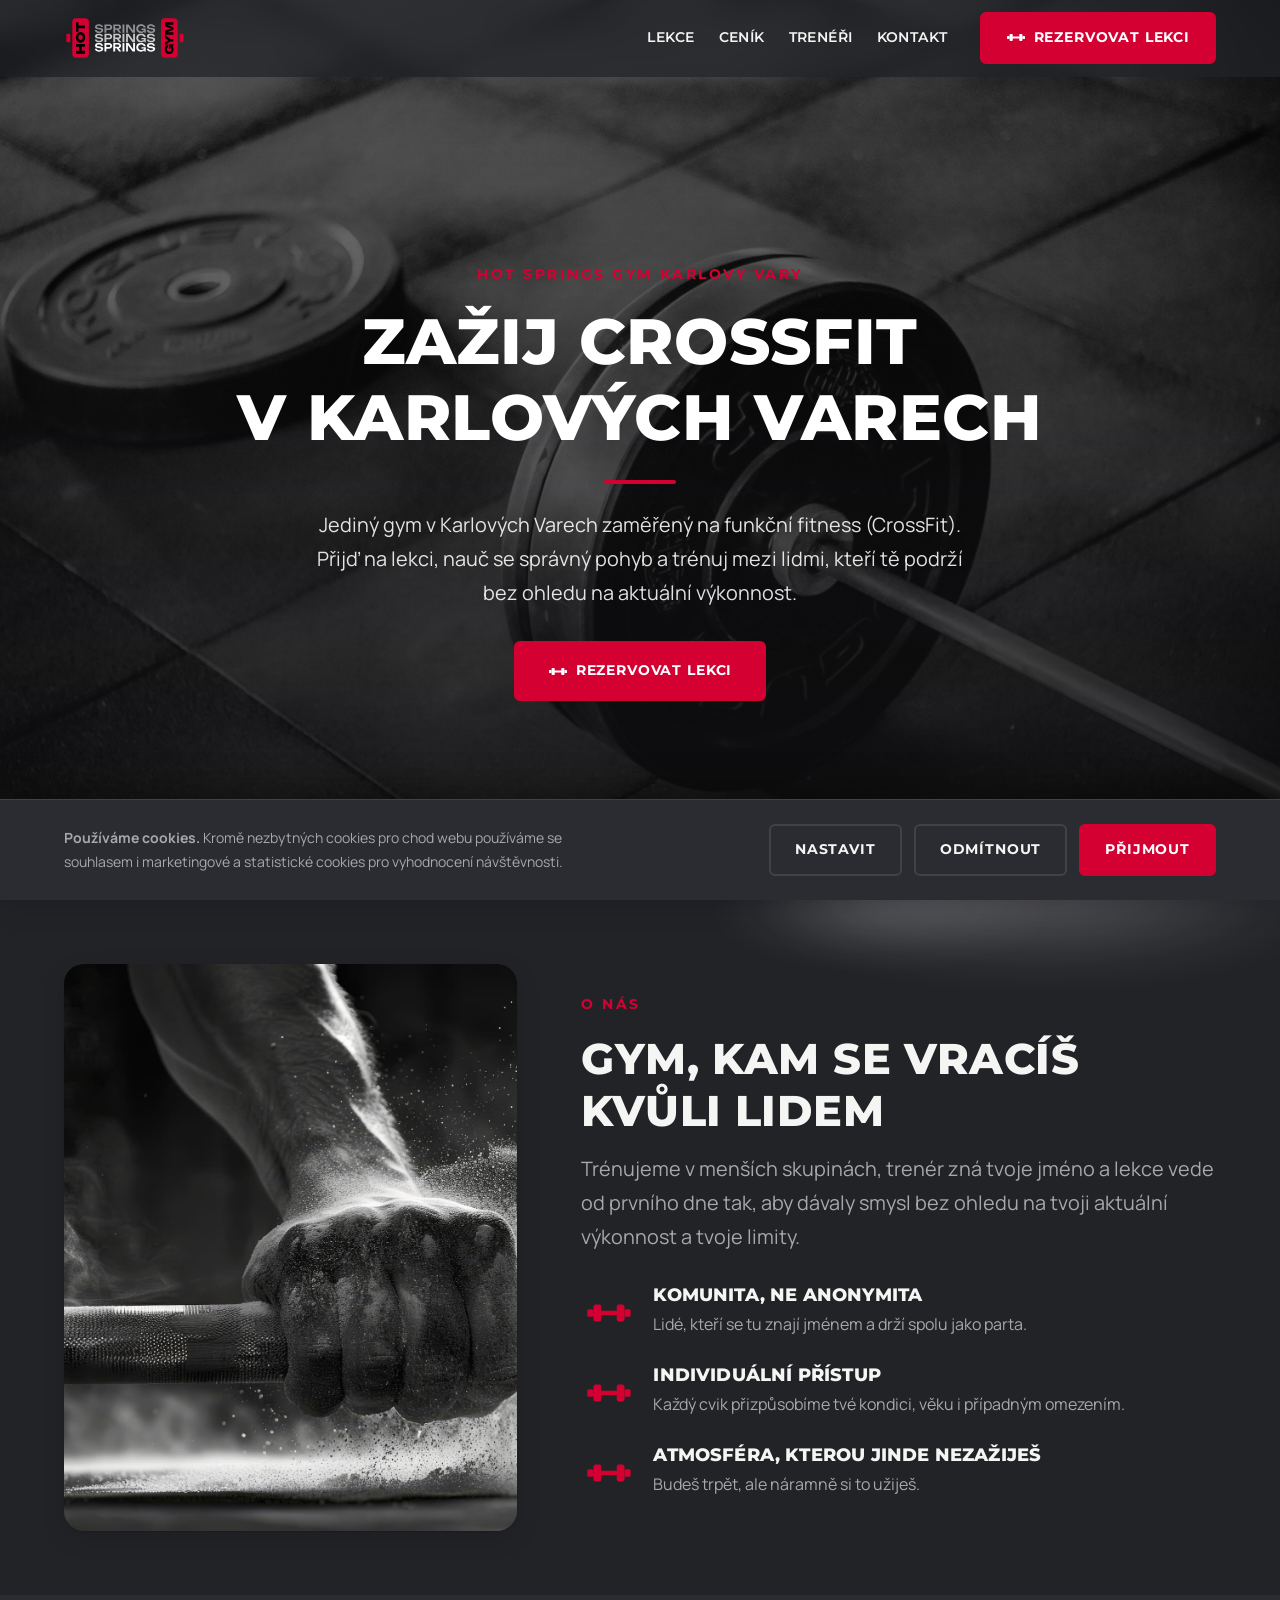
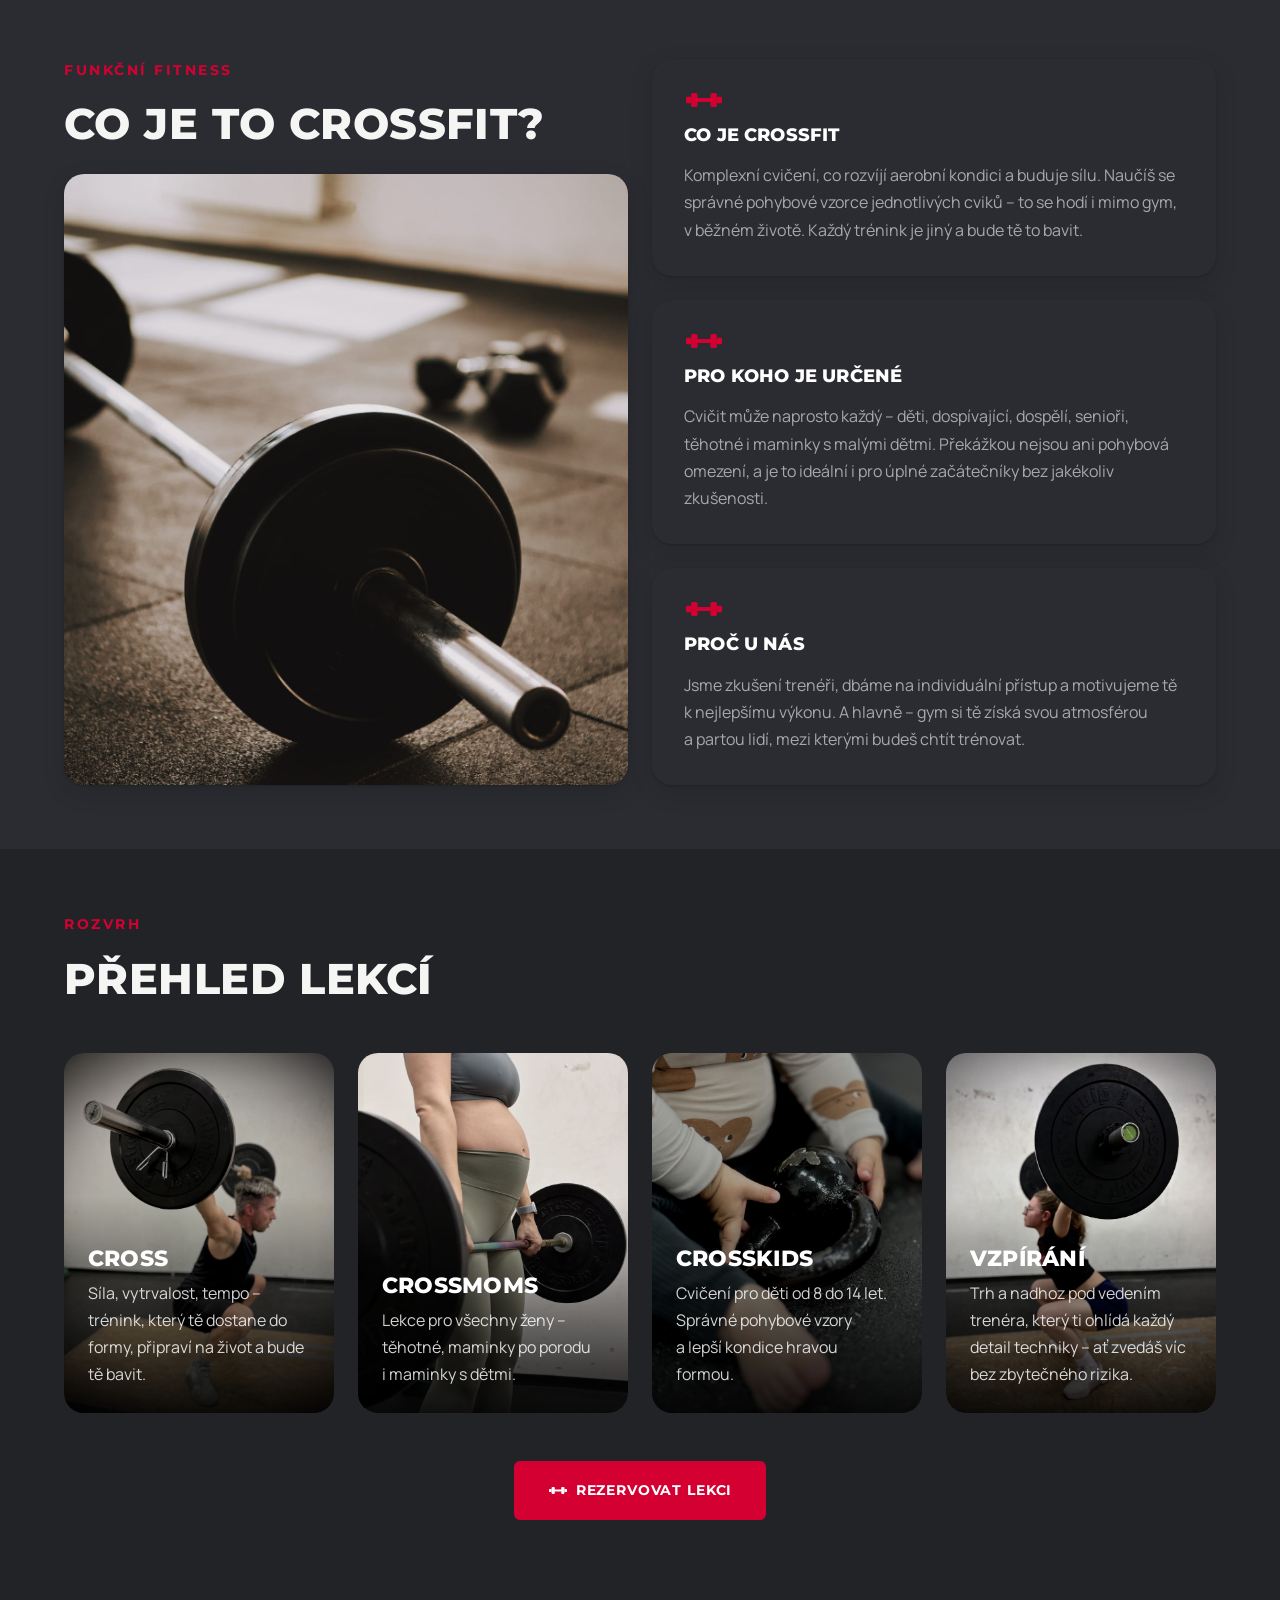
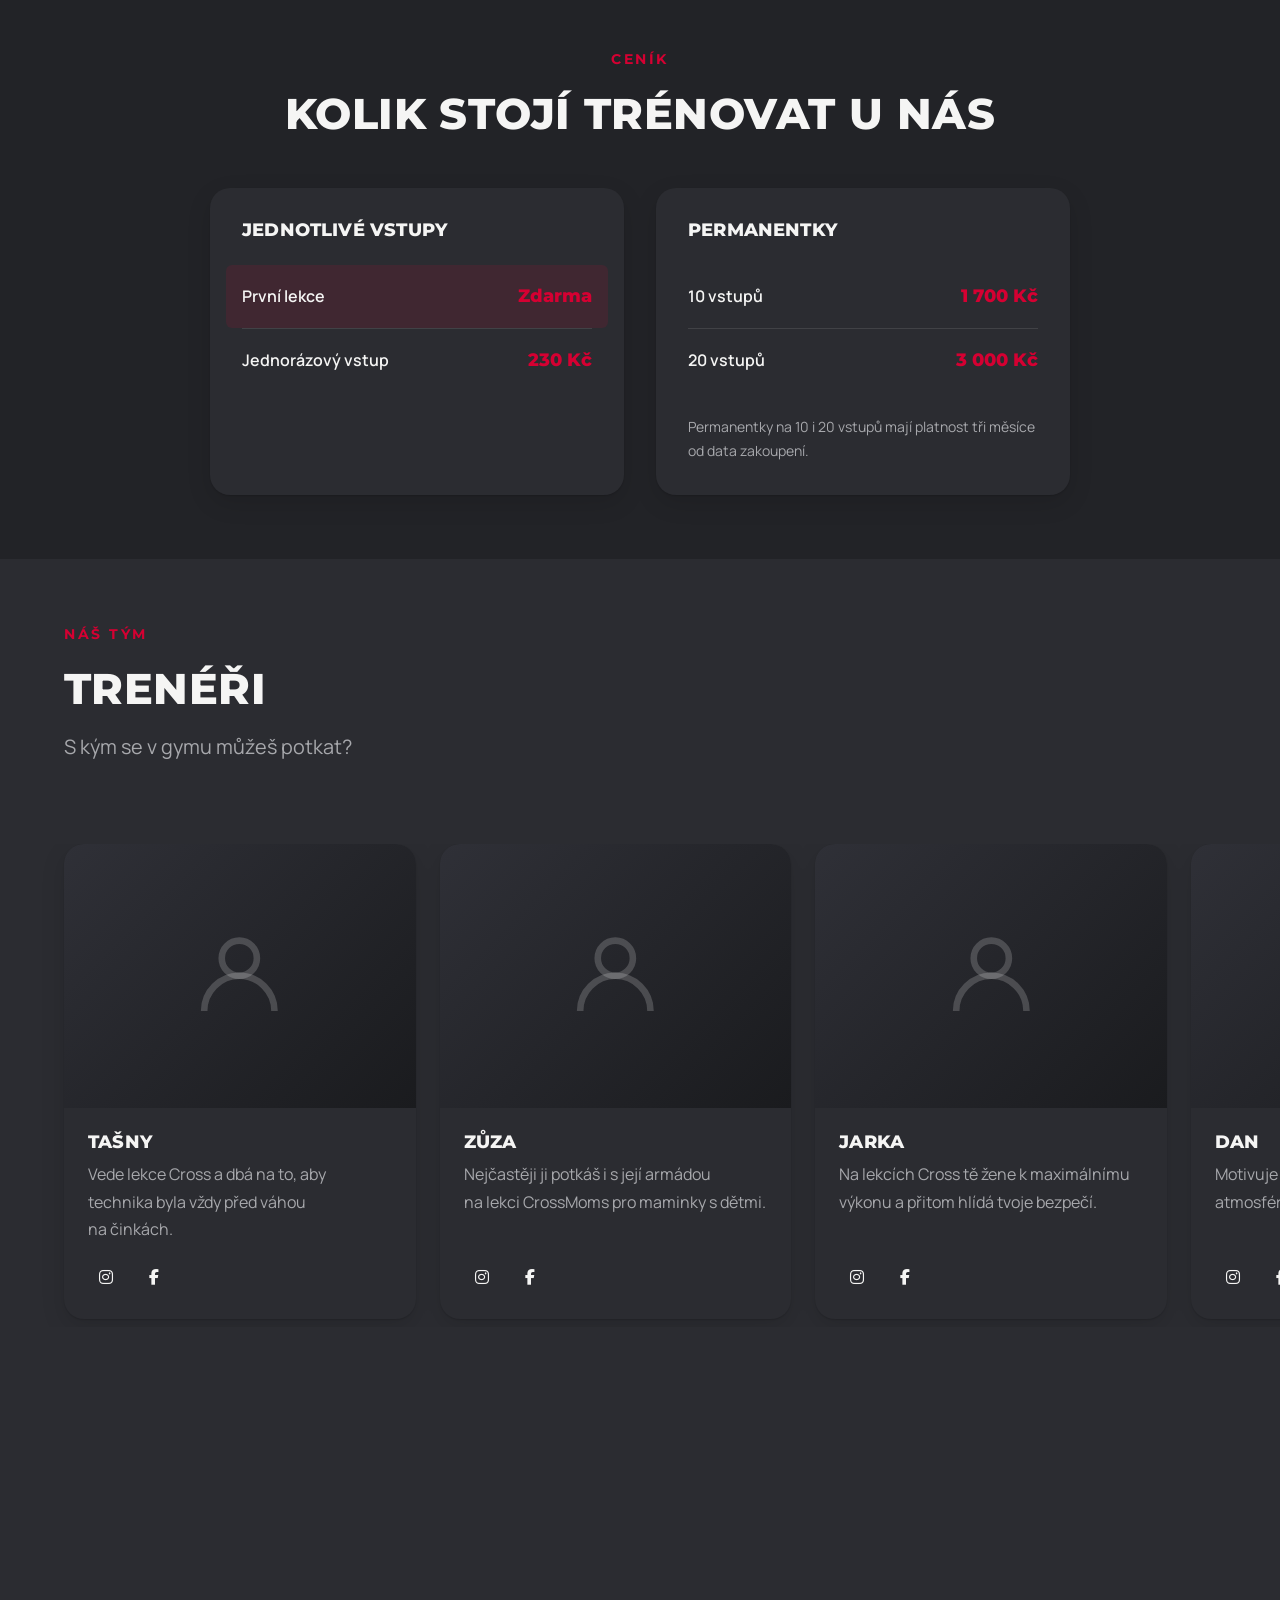
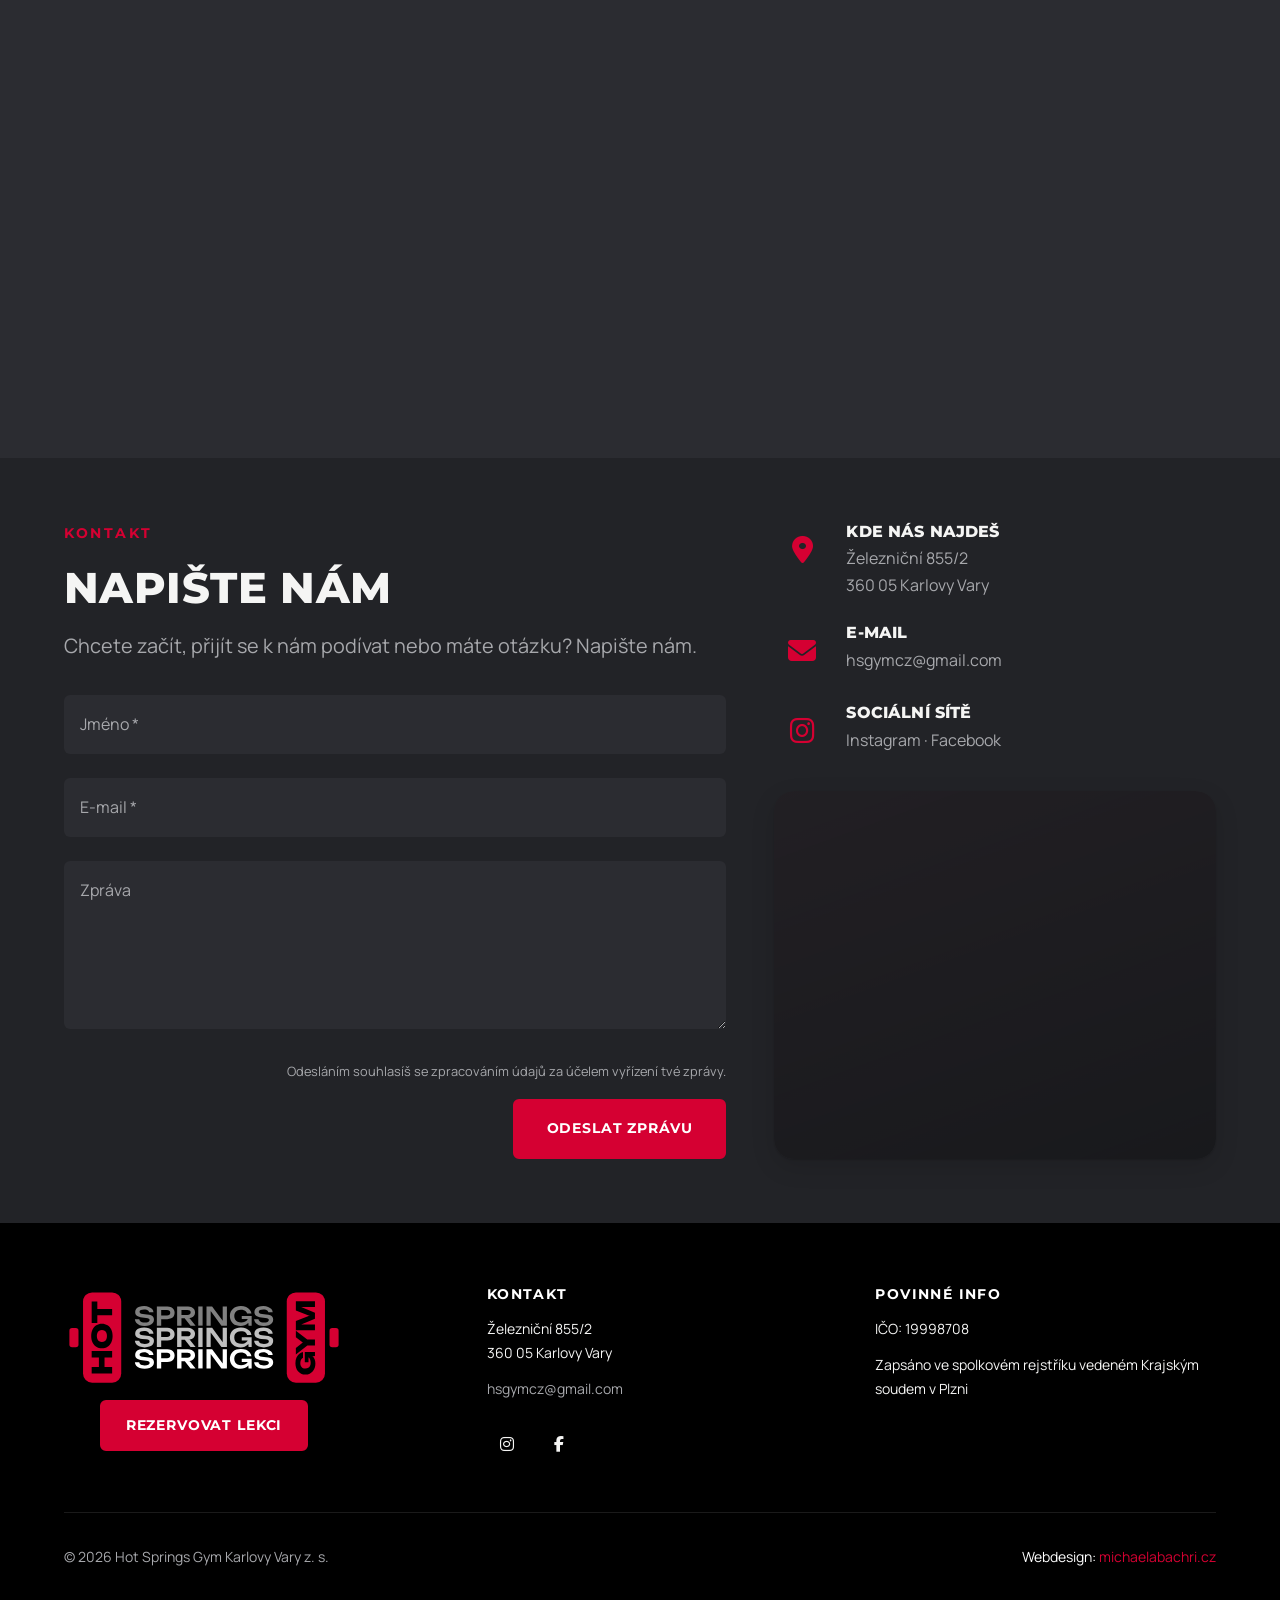
<file: index.html>
<!DOCTYPE html>
<html lang="cs">
<head>
<meta charset="UTF-8">
<meta name="viewport" content="width=device-width, initial-scale=1.0">
<title>Hot Springs Gym Karlovy Vary | Funkční fitness (CrossFit)</title>
<meta name="description" content="Jediný gym v Karlových Varech zaměřený na funkční fitness (CrossFit). Lekce Cross, CrossMoms, CrossKids a vzpírání pod vedením zkušených trenérů. První lekce zdarma.">
<link rel="canonical" href="https://hsgym.cz/">

<!-- Favicon -->
<link rel="icon" href="/favicon.svg" type="image/svg+xml">
<link rel="mask-icon" href="/favicon.svg" color="#d50032">
<meta name="theme-color" content="#222327">

<!-- Open Graph -->
<meta property="og:type" content="website">
<meta property="og:site_name" content="Hot Springs Gym Karlovy Vary">
<meta property="og:title" content="Hot Springs Gym Karlovy Vary | Funkční fitness (CrossFit)">
<meta property="og:description" content="Jediný gym v Karlových Varech zaměřený na funkční fitness (CrossFit). Lekce Cross, CrossMoms, CrossKids a vzpírání. První lekce zdarma.">
<meta property="og:url" content="https://hsgym.cz/">
<meta property="og:image" content="https://hsgym.cz/images/hero2.jpg">
<meta property="og:locale" content="cs_CZ">
<meta name="twitter:card" content="summary_large_image">
<meta name="twitter:title" content="Hot Springs Gym Karlovy Vary">
<meta name="twitter:description" content="Jediný gym v Karlových Varech zaměřený na funkční fitness (CrossFit).">
<meta name="twitter:image" content="https://hsgym.cz/images/hero2.jpg">

<!-- Fonts -->
<link rel="preconnect" href="https://fonts.googleapis.com">
<link rel="preconnect" href="https://fonts.gstatic.com" crossorigin>
<link href="https://fonts.googleapis.com/css2?family=Manrope:wght@400;500;600;700&family=Montserrat:wght@600;700;800&display=swap" rel="stylesheet">

<!-- Icons -->
<link rel="stylesheet" href="https://cdnjs.cloudflare.com/ajax/libs/font-awesome/6.5.2/css/all.min.css">

<link rel="stylesheet" href="/style.css">

<!-- Strukturovaná data: LocalBusiness -->
<script type="application/ld+json">
{
  "@context": "https://schema.org",
  "@type": "SportsActivityLocation",
  "name": "Hot Springs Gym Karlovy Vary",
  "alternateName": "Hot Springs Gym Karlovy Vary z. s.",
  "url": "https://hsgym.cz/",
  "image": "https://hsgym.cz/images/hero2.jpg",
  "logo": "https://hsgym.cz/images/logo.svg",
  "priceRange": "230–3000 Kč",
  "address": {
    "@type": "PostalAddress",
    "streetAddress": "Železniční 855/2",
    "addressLocality": "Karlovy Vary",
    "postalCode": "360 05",
    "addressCountry": "CZ"
  },
  "sameAs": [
    "https://www.facebook.com/LifeProGym",
    "https://www.instagram.com/hsgym_kv/"
  ]
}
</script>

</head>
<body>

<a class="skip-link" href="#hlavni-obsah">Přeskočit na hlavní obsah</a>

<!-- ============ HEADER / NAVBAR ============ -->
<header class="navbar" id="navbar">
  <div class="container navbar__inner">
    <a href="/" class="navbar__logo" aria-label="Hot Springs Gym Karlovy Vary — domů">
      <img src="/images/logo.svg" alt="Hot Springs Gym Karlovy Vary" width="146" height="52">
    </a>

    <div class="navbar__menu">
      <nav class="navbar__links" aria-label="Hlavní navigace">
        <a href="#lekce">Lekce</a>
        <a href="#cenik">Ceník</a>
        <a href="#trenery">Trenéři</a>
        <a href="#kontakt">Kontakt</a>
      </nav>
      <a href="https://www.supersaas.cz/schedule/Life_Pro_Gym/Karlovy_Vary" class="btn btn--primary navbar__cta" target="_blank" rel="noopener"><img src="/images/icon-barbell-white.svg" alt="" width="20" height="9" class="btn__icon">Rezervovat lekci</a>
      <button type="button" class="navbar__toggle" id="navToggle" aria-expanded="false" aria-controls="navMobile" aria-label="Otevřít menu">
        <span></span><span></span><span></span>
      </button>
    </div>
  </div>

  <nav class="container navbar__mobile" id="navMobile" hidden aria-label="Mobilní navigace">
    <a href="#lekce">Lekce</a>
    <a href="#cenik">Ceník</a>
    <a href="#trenery">Trenéři</a>
    <a href="#kontakt">Kontakt</a>
    <a href="https://www.supersaas.cz/schedule/Life_Pro_Gym/Karlovy_Vary" class="btn btn--primary" target="_blank" rel="noopener"><img src="/images/icon-barbell-white.svg" alt="" width="20" height="9" class="btn__icon">Rezervovat lekci</a>
  </nav>
</header>

<main id="hlavni-obsah">

  <!-- ============ HERO ============ -->
  <section class="hero">
    <div class="hero__media" aria-hidden="true">
      <img src="/images/hero2.jpg" alt="" width="2000" height="1333" fetchpriority="high">
    </div>
    <div class="hero__overlay" aria-hidden="true"></div>

    <div class="container hero__content">
      <p class="hero__eyebrow">Hot Springs Gym Karlovy Vary</p>
      <h1 class="hero__title">Zažij CrossFit<br>v&nbsp;Karlových Varech</h1>
      <span class="hero__divider" aria-hidden="true"></span>
      <p class="hero__lead">Jediný gym v&nbsp;Karlových Varech zaměřený na funkční fitness (CrossFit).<br>Přijď na&nbsp;lekci, nauč se správný pohyb a&nbsp;trénuj mezi lidmi, kteří tě podrží bez&nbsp;ohledu na&nbsp;aktuální výkonnost.</p>
      <div class="hero__actions">
        <a href="https://www.supersaas.cz/schedule/Life_Pro_Gym/Karlovy_Vary" class="btn btn--primary" target="_blank" rel="noopener"><img src="/images/icon-barbell-white.svg" alt="" width="20" height="9" class="btn__icon">Rezervovat lekci</a>
      </div>
    </div>

    <a href="#o-nas" class="hero__scroll" aria-label="Přejít na sekci O nás">
      <span>Objev gym</span>
      <svg width="20" height="20" viewBox="0 0 24 24" fill="none" stroke="currentColor" stroke-width="2"><path d="M12 4v16m0 0l-6-6m6 6l6-6"/></svg>
    </a>
  </section>

  <div class="hero-transition" aria-hidden="true"></div>

  <!-- ============ HODNOTOVÁ SEKCE ============ -->
  <section class="section" id="o-nas" aria-labelledby="komunita-heading">
    <div class="container values">
      <div class="values__media">
        <img src="/images/hero.jpg" alt="Detail ruky s magnézkem na olympijské čince v Hot Springs Gymu" width="1999" height="1333" loading="lazy">
      </div>

      <div>
        <p class="eyebrow">O nás</p>
        <h2 id="komunita-heading">Gym, kam se vracíš kvůli lidem</h2>
        <p style="color:var(--color-text-on-dark-muted); font-size:var(--fs-lead); margin-top:var(--space-4);">
          Trénujeme v&nbsp;menších skupinách, trenér zná tvoje jméno a&nbsp;lekce vede od&nbsp;prvního dne tak, aby dávaly smysl bez ohledu na tvoji aktuální výkonnost a&nbsp;tvoje limity.
        </p>

        <div class="values__list">
          <div class="values__item">
            <span class="values__icon" aria-hidden="true"><img src="/favicon.svg" alt="" width="48" height="22"></span>
            <div>
              <h3>Komunita, ne anonymita</h3>
              <p>Lidé, kteří se tu znají jménem a&nbsp;drží spolu jako parta.</p>
            </div>
          </div>
          <div class="values__item">
            <span class="values__icon" aria-hidden="true"><img src="/favicon.svg" alt="" width="48" height="22"></span>
            <div>
              <h3>Individuální přístup</h3>
              <p>Každý cvik přizpůsobíme tvé kondici, věku i&nbsp;případným omezením.</p>
            </div>
          </div>
          <div class="values__item">
            <span class="values__icon" aria-hidden="true"><img src="/favicon.svg" alt="" width="48" height="22"></span>
            <div>
              <h3>Atmosféra, kterou jinde nezažiješ</h3>
              <p>Budeš trpět, ale&nbsp;náramně si to užiješ.</p>
            </div>
          </div>
        </div>
      </div>
    </div>
  </section>

  <!-- ============ FUNKČNÍ FITNESS ============ -->
  <section class="section section--surface" aria-labelledby="fitness-heading">
    <div class="container">
      <div class="crossfit-grid">
        <div class="crossfit-grid__intro">
          <div class="section-head">
            <p class="eyebrow">Funkční fitness</p>
            <h2 id="fitness-heading">Co je to&nbsp;CrossFit?</h2>
          </div>
          <div class="feature-media crossfit-grid__media">
            <img src="/images/funkcni-fitness.jpg" alt="Činka s kotouči připravená na trénink funkčního fitness" width="2000" height="1335" loading="lazy">
          </div>
        </div>

        <div class="crossfit-grid__cards">
          <article class="feature-card">
            <img src="/favicon.svg" alt="" width="40" height="18" class="feature-card__icon">
            <h3>Co je CrossFit</h3>
            <p>Komplexní cvičení, co rozvíjí aerobní kondici a&nbsp;buduje sílu. Naučíš se správné pohybové vzorce jednotlivých cviků &ndash; to se hodí i&nbsp;mimo gym, v&nbsp;běžném životě. Každý trénink je jiný a&nbsp;bude tě to bavit.</p>
          </article>
          <article class="feature-card">
            <img src="/favicon.svg" alt="" width="40" height="18" class="feature-card__icon">
            <h3>Pro koho je určené</h3>
            <p>Cvičit může naprosto každý &ndash; děti, dospívající, dospělí, senioři, těhotné i&nbsp;maminky s&nbsp;malými dětmi. Překážkou nejsou ani pohybová omezení, a&nbsp;je to ideální i&nbsp;pro úplné začátečníky bez jakékoliv zkušenosti.</p>
          </article>
          <article class="feature-card">
            <img src="/favicon.svg" alt="" width="40" height="18" class="feature-card__icon">
            <h3>Proč u nás</h3>
            <p>Jsme zkušení trenéři, dbáme na&nbsp;individuální přístup a&nbsp;motivujeme tě k&nbsp;nejlepšímu výkonu. A&nbsp;hlavně &ndash; gym si tě získá svou atmosférou a&nbsp;partou lidí, mezi kterými budeš chtít trénovat.</p>
          </article>
        </div>
      </div>
    </div>
  </section>

  <!-- ============ LEKCE ============ -->
  <section class="section" id="lekce" aria-labelledby="lekce-heading">
    <div class="container">
      <div class="section-head">
        <p class="eyebrow">Rozvrh</p>
        <h2 id="lekce-heading">Přehled lekcí</h2>
      </div>

      <div class="lessons">
        <article class="lesson-card">
          <img src="/images/lekce-cross.jpg" alt="Cvičenec provádí dřep s činkou nad hlavou při lekci Cross" width="800" height="1067" loading="lazy">
          <div class="lesson-card__body">
            <h3>Cross</h3>
            <p>Síla, vytrvalost, tempo &ndash; trénink, který tě dostane do formy, připraví na&nbsp;život a&nbsp;bude tě bavit.</p>
          </div>
        </article>

        <article class="lesson-card">
          <img src="/images/lekce-crossmoms.jpg" alt="Žena cvičí s činkou při lekci CrossMoms" width="800" height="1067" loading="lazy">
          <div class="lesson-card__body">
            <h3>CrossMoms</h3>
            <p>Lekce pro všechny ženy &ndash; těhotné, maminky po&nbsp;porodu i&nbsp;maminky s&nbsp;dětmi.</p>
          </div>
        </article>

        <article class="lesson-card">
          <img src="/images/lekce-crosskids.jpg" alt="Dítě cvičí s kettlebellem při lekci CrossKids" width="800" height="1067" loading="lazy">
          <div class="lesson-card__body">
            <h3>CrossKids</h3>
            <p>Cvičení pro děti od&nbsp;8 do&nbsp;14 let. Správné pohybové vzory a&nbsp;lepší kondice hravou formou.</p>
          </div>
        </article>

        <article class="lesson-card">
          <img src="/images/lekce-vzpirani.jpg" alt="Cvičenec při tréninku vzpírání s olympijskou činkou" width="800" height="1067" loading="lazy">
          <div class="lesson-card__body">
            <h3>Vzpírání</h3>
            <p>Trh a&nbsp;nadhoz pod vedením trenéra, který ti ohlídá každý detail techniky &ndash; ať zvedáš víc bez&nbsp;zbytečného rizika.</p>
          </div>
        </article>
      </div>

      <div class="lessons-cta">
        <a href="https://www.supersaas.cz/schedule/Life_Pro_Gym/Karlovy_Vary" class="btn btn--primary" target="_blank" rel="noopener"><img src="/images/icon-barbell-white.svg" alt="" width="20" height="9" class="btn__icon">Rezervovat lekci</a>
      </div>
    </div>
  </section>

  <!-- ============ CENÍK ============ -->
  <section class="section" id="cenik" aria-labelledby="cenik-heading">
    <div class="container">
      <div class="section-head section-head--center">
        <p class="eyebrow">Ceník</p>
        <h2 id="cenik-heading">Kolik stojí trénovat u&nbsp;nás</h2>
      </div>

      <div class="pricing">
        <div class="pricing-card">
          <h3>Jednotlivé vstupy</h3>
          <div class="pricing-row pricing-row--highlight">
            <span class="pricing-row__label">První lekce</span>
            <span class="pricing-row__price">Zdarma</span>
          </div>
          <div class="pricing-row">
            <span class="pricing-row__label">Jednorázový vstup</span>
            <span class="pricing-row__price">230&nbsp;Kč</span>
          </div>
        </div>

        <div class="pricing-card">
          <h3>Permanentky</h3>
          <div class="pricing-row">
            <span class="pricing-row__label">10 vstupů</span>
            <span class="pricing-row__price">1&nbsp;700&nbsp;Kč</span>
          </div>
          <div class="pricing-row">
            <span class="pricing-row__label">20 vstupů</span>
            <span class="pricing-row__price">3&nbsp;000&nbsp;Kč</span>
          </div>
          <p class="pricing-note">Permanentky na&nbsp;10 i&nbsp;20 vstupů mají platnost tři měsíce od&nbsp;data zakoupení.</p>
        </div>
      </div>
    </div>
  </section>

  <!-- ============ TRENÉŘI ============ -->
  <section class="section section--surface" id="trenery" aria-labelledby="trenery-heading">
    <div class="container">
      <div class="section-head">
        <p class="eyebrow">Náš tým</p>
        <h2 id="trenery-heading">Trenéři</h2>
        <p>S&nbsp;kým se v&nbsp;gymu můžeš potkat?</p>
      </div>
    </div>

    <div class="trainers-pin" id="trainersPin">
      <div class="trainers-carousel">
      <div class="trainers-viewport">
      <div class="trainers" id="trainersTrack">
        <article class="trainer-card">
          <div class="trainer-card__media" aria-hidden="true">
            <svg viewBox="0 0 24 24" fill="none" stroke="currentColor" stroke-width="1.5"><circle cx="12" cy="8" r="4"/><path d="M4 20c0-4.4 3.6-8 8-8s8 3.6 8 8"/></svg>
          </div>
          <div class="trainer-card__body">
            <h3>Tašny</h3>
            <p>Vede lekce Cross a&nbsp;dbá na&nbsp;to, aby technika byla vždy před váhou na&nbsp;činkách.</p>
            <div class="trainer-card__social">
              <a href="#" aria-label="Tašny na Instagramu"><i class="fa-brands fa-instagram"></i></a>
              <a href="#" aria-label="Tašny na Facebooku"><i class="fa-brands fa-facebook-f"></i></a>
            </div>
          </div>
        </article>

        <article class="trainer-card">
          <div class="trainer-card__media" aria-hidden="true">
            <svg viewBox="0 0 24 24" fill="none" stroke="currentColor" stroke-width="1.5"><circle cx="12" cy="8" r="4"/><path d="M4 20c0-4.4 3.6-8 8-8s8 3.6 8 8"/></svg>
          </div>
          <div class="trainer-card__body">
            <h3>Zůza</h3>
            <p>Nejčastěji ji potkáš i&nbsp;s&nbsp;její armádou na&nbsp;lekci CrossMoms pro maminky s&nbsp;dětmi.</p>
            <div class="trainer-card__social">
              <a href="#" aria-label="Zůza na Instagramu"><i class="fa-brands fa-instagram"></i></a>
              <a href="#" aria-label="Zůza na Facebooku"><i class="fa-brands fa-facebook-f"></i></a>
            </div>
          </div>
        </article>

        <article class="trainer-card">
          <div class="trainer-card__media" aria-hidden="true">
            <svg viewBox="0 0 24 24" fill="none" stroke="currentColor" stroke-width="1.5"><circle cx="12" cy="8" r="4"/><path d="M4 20c0-4.4 3.6-8 8-8s8 3.6 8 8"/></svg>
          </div>
          <div class="trainer-card__body">
            <h3>Jarka</h3>
            <p>Na&nbsp;lekcích Cross tě žene k&nbsp;maximálnímu výkonu a&nbsp;přitom hlídá tvoje bezpečí.</p>
            <div class="trainer-card__social">
              <a href="#" aria-label="Jarka na Instagramu"><i class="fa-brands fa-instagram"></i></a>
              <a href="#" aria-label="Jarka na Facebooku"><i class="fa-brands fa-facebook-f"></i></a>
            </div>
          </div>
        </article>

        <article class="trainer-card">
          <div class="trainer-card__media" aria-hidden="true">
            <svg viewBox="0 0 24 24" fill="none" stroke="currentColor" stroke-width="1.5"><circle cx="12" cy="8" r="4"/><path d="M4 20c0-4.4 3.6-8 8-8s8 3.6 8 8"/></svg>
          </div>
          <div class="trainer-card__body">
            <h3>Dan</h3>
            <p>Motivuje k&nbsp;lepším výkonům a&nbsp;drží skvělou atmosféru na&nbsp;každé lekci Cross.</p>
            <div class="trainer-card__social">
              <a href="#" aria-label="Dan na Instagramu"><i class="fa-brands fa-instagram"></i></a>
              <a href="#" aria-label="Dan na Facebooku"><i class="fa-brands fa-facebook-f"></i></a>
            </div>
          </div>
        </article>

        <article class="trainer-card">
          <div class="trainer-card__media" aria-hidden="true">
            <svg viewBox="0 0 24 24" fill="none" stroke="currentColor" stroke-width="1.5"><circle cx="12" cy="8" r="4"/><path d="M4 20c0-4.4 3.6-8 8-8s8 3.6 8 8"/></svg>
          </div>
          <div class="trainer-card__body">
            <h3>Bublis</h3>
            <p>Specialista na&nbsp;trh a&nbsp;nadhoz &ndash; s&nbsp;ním zvedneš víc, a&nbsp;to bez rizika zranění.</p>
            <div class="trainer-card__social">
              <a href="#" aria-label="Bublis na Instagramu"><i class="fa-brands fa-instagram"></i></a>
              <a href="#" aria-label="Bublis na Facebooku"><i class="fa-brands fa-facebook-f"></i></a>
            </div>
          </div>
        </article>
      </div>
      </div>
      </div>
    </div>
  </section>

  <!-- ============ KONTAKT ============ -->
  <section class="section" id="kontakt" aria-labelledby="kontakt-heading">
    <div class="container">
      <div class="contact">
        <div class="contact__col contact__col--main">
          <div class="section-head contact__head">
            <p class="eyebrow">Kontakt</p>
            <h2 id="kontakt-heading">Napište nám</h2>
            <p>Chcete začít, přijít se k&nbsp;nám podívat nebo máte otázku? Napište nám.</p>
          </div>

          <form class="contact-form" id="contactForm" action="https://formspree.io/f/VASE_FORMSPREE_ID" method="POST" novalidate>
            <div class="form-field">
              <label for="jmeno" class="visually-hidden">Jméno *</label>
              <input type="text" id="jmeno" name="jmeno" autocomplete="name" required placeholder="Jméno *">
            </div>

            <div class="form-field">
              <label for="email" class="visually-hidden">E-mail *</label>
              <input type="email" id="email" name="email" autocomplete="email" required placeholder="E-mail *">
            </div>

            <div class="form-field">
              <label for="zprava" class="visually-hidden">Zpráva</label>
              <textarea id="zprava" name="zprava" rows="5" placeholder="Zpráva"></textarea>
            </div>

            <!-- Honeypot proti spamu — pro lidské návštěvníky skryté -->
            <div class="form-honeypot" aria-hidden="true">
              <label for="predmet">Nevyplňuj toto pole</label>
              <input type="text" id="predmet" name="_gotcha" tabindex="-1" autocomplete="off">
            </div>

            <p class="form-note">Odesláním souhlasíš se zpracováním údajů za&nbsp;účelem vyřízení tvé zprávy.</p>
            <div class="form-actions">
              <button type="submit" class="btn btn--primary">Odeslat zprávu</button>
            </div>
            <p class="form-status" id="formStatus" role="status" aria-live="polite"></p>
          </form>
        </div>

        <div class="contact__col contact__col--side">
          <div class="contact-info">
            <div class="contact-info__item">
              <span class="contact-info__icon" aria-hidden="true"><i class="fa-solid fa-location-dot"></i></span>
              <div>
                <h3>Kde nás najdeš</h3>
                <p>Železniční 855/2<br>360&nbsp;05 Karlovy Vary</p>
              </div>
            </div>

            <div class="contact-info__item">
              <span class="contact-info__icon" aria-hidden="true"><i class="fa-solid fa-envelope"></i></span>
              <div>
                <h3>E-mail</h3>
                <a href="mailto:hsgymcz@gmail.com">hsgymcz@gmail.com</a>
              </div>
            </div>

            <div class="contact-info__item">
              <span class="contact-info__icon" aria-hidden="true"><i class="fa-brands fa-instagram"></i></span>
              <div>
                <h3>Sociální sítě</h3>
                <p><a href="https://www.instagram.com/hsgym_kv/?hl=cs" target="_blank" rel="noopener">Instagram</a> &middot; <a href="https://www.facebook.com/LifeProGym" target="_blank" rel="noopener">Facebook</a></p>
              </div>
            </div>
          </div>

          <div class="contact-map">
            <iframe
              src="https://maps.google.com/maps?q=%C5%BDelezni%C4%8Dn%C3%AD%20855%2F2%2C%20360%2005%20Karlovy%20Vary&t=&z=15&ie=UTF8&iwloc=&output=embed"
              title="Mapa — Hot Springs Gym Karlovy Vary"
              loading="lazy"
              referrerpolicy="no-referrer-when-downgrade"></iframe>
          </div>
        </div>
      </div>
    </div>
  </section>

</main>

<!-- ============ FOOTER ============ -->
<footer class="footer">
  <div class="container">
    <div class="footer__top">
      <div class="footer__brand">
        <img src="/images/logo.svg" alt="Hot Springs Gym Karlovy Vary" width="146" height="52" loading="lazy">
        <a href="https://www.supersaas.cz/schedule/Life_Pro_Gym/Karlovy_Vary" class="btn btn--primary btn--sm footer__cta" target="_blank" rel="noopener">Rezervovat lekci</a>
      </div>

      <div>
        <h3 class="footer__heading">Kontakt</h3>
        <div class="footer__links">
          <span>Železniční 855/2<br>360&nbsp;05 Karlovy Vary</span>
          <a href="mailto:hsgymcz@gmail.com">hsgymcz@gmail.com</a>
        </div>
        <div class="footer__social">
          <a href="https://www.instagram.com/hsgym_kv/?hl=cs" aria-label="Instagram Hot Springs Gym" target="_blank" rel="noopener"><i class="fa-brands fa-instagram"></i></a>
          <a href="https://www.facebook.com/LifeProGym" aria-label="Facebook Hot Springs Gym" target="_blank" rel="noopener"><i class="fa-brands fa-facebook-f"></i></a>
        </div>
      </div>

      <div>
        <h3 class="footer__heading">Povinné info</h3>
        <div class="footer__links">
          <span>IČO:&nbsp;19998708</span>
          <span>Zapsáno ve&nbsp;spolkovém rejstříku vedeném Krajským soudem v&nbsp;Plzni</span>
        </div>
      </div>
    </div>

    <div class="footer__bottom">
      <span>&copy; <span id="rok"></span> Hot Springs Gym Karlovy Vary z. s.</span>
      <span class="footer__credit-label">Webdesign: <a href="https://michaelabachri.cz" class="footer__credit" target="_blank" rel="noopener">michaelabachri.cz</a></span>
    </div>
  </div>
</footer>

<!-- ============ COOKIE LIŠTA ============ -->
<div class="cookie-banner" id="cookieBanner" role="dialog" aria-live="polite" aria-label="Nastavení cookies" hidden>
  <div class="container cookie-banner__inner">
    <div class="cookie-banner__text">
      <p><strong>Používáme cookies.</strong> Kromě nezbytných cookies pro chod webu používáme se souhlasem i&nbsp;marketingové a&nbsp;statistické cookies pro vyhodnocení návštěvnosti.</p>
    </div>
    <div class="cookie-banner__actions">
      <button type="button" class="btn btn--outline btn--sm" id="cookieSettingsBtn">Nastavit</button>
      <button type="button" class="btn btn--outline btn--sm" id="cookieRejectBtn">Odmítnout</button>
      <button type="button" class="btn btn--primary btn--sm" id="cookieAcceptBtn">Přijmout</button>
    </div>
  </div>
</div>

<div class="cookie-modal" id="cookieModal" hidden>
  <div class="cookie-modal__panel" role="dialog" aria-modal="true" aria-labelledby="cookieModalTitle">
    <h2 id="cookieModalTitle">Nastavení cookies</h2>
    <p>Vyber si, které cookies nám dovolíš používat. Své nastavení můžeš kdykoliv později změnit.</p>

    <div class="cookie-toggle">
      <div>
        <p class="cookie-toggle__label">Nezbytné</p>
        <p class="cookie-toggle__desc">Nutné pro základní fungování webu. Nelze vypnout.</p>
      </div>
      <span class="switch">
        <input type="checkbox" checked disabled aria-label="Nezbytné cookies — vždy zapnuto">
        <span class="switch__track" aria-hidden="true"></span>
      </span>
    </div>

    <div class="cookie-toggle">
      <div>
        <p class="cookie-toggle__label">Statistické</p>
        <p class="cookie-toggle__desc">Pomáhají nám pochopit, jak web používáš, a&nbsp;dál ho vylepšovat.</p>
      </div>
      <span class="switch">
        <input type="checkbox" id="cookieStats" aria-label="Statistické cookies">
        <span class="switch__track" aria-hidden="true"></span>
      </span>
    </div>

    <div class="cookie-toggle">
      <div>
        <p class="cookie-toggle__label">Marketingové</p>
        <p class="cookie-toggle__desc">Slouží k&nbsp;zobrazení relevantní reklamy na&nbsp;sociálních sítích.</p>
      </div>
      <span class="switch">
        <input type="checkbox" id="cookieMarketing" aria-label="Marketingové cookies">
        <span class="switch__track" aria-hidden="true"></span>
      </span>
    </div>

    <div class="cookie-modal__actions">
      <button type="button" class="btn btn--primary" id="cookieSaveBtn">Uložit nastavení</button>
      <button type="button" class="btn btn--outline" id="cookieModalClose">Zavřít</button>
    </div>
  </div>
</div>

<script src="/script.js" defer></script>
</body>
</html>
</file>
<file: style.css>
/* =========================================================
   HOT SPRINGS GYM KARLOVY VARY — DESIGN SYSTEM
   ========================================================= */

/* ---------- 1. RESET ---------- */
*,
*::before,
*::after {
  box-sizing: border-box;
}

* {
  margin: 0;
}

html {
  -webkit-text-size-adjust: 100%;
  scroll-behavior: smooth;
}

@media (prefers-reduced-motion: reduce) {
  html {
    scroll-behavior: auto;
  }
  *,
  *::before,
  *::after {
    animation-duration: 0.01ms !important;
    animation-iteration-count: 1 !important;
    transition-duration: 0.01ms !important;
    scroll-behavior: auto !important;
  }
}

img,
picture,
svg {
  display: block;
  max-width: 100%;
}

input,
button,
textarea,
select {
  font: inherit;
  color: inherit;
}

button {
  cursor: pointer;
}

a {
  color: inherit;
}

ul,
ol {
  list-style: none;
  padding: 0;
}

/* ---------- 2. DESIGN TOKENS ---------- */
:root {
  /* Colors */
  --color-black: #000000;
  --color-anthracite: #222327;
  --color-anthracite-soft: #2b2c31;
  --color-anthracite-line: rgba(255, 255, 255, 0.1);
  --color-white: #ffffff;
  --color-accent: #d50032;
  --color-accent-dark: #a80028;

  --color-text-on-dark: #f5f5f4;
  --color-text-on-dark-muted: #a7a8ac;
  --color-text-on-light: #121212;
  --color-text-on-light-muted: #5c5f66;
  --color-border-on-light: #e3e3e3;

  --color-bg-page: var(--color-anthracite);
  --color-bg-surface: var(--color-anthracite-soft);
  --color-bg-light: #ffffff;

  /* Spacing scale (4 / 8 / 12 / 16 / 24 / 32 / 48 / 64) */
  --space-1: 0.25rem;
  --space-2: 0.5rem;
  --space-3: 0.75rem;
  --space-4: 1rem;
  --space-6: 1.5rem;
  --space-8: 2rem;
  --space-12: 3rem;
  --space-16: 4rem;

  /* Typography */
  --font-heading: "Montserrat", "Arial Narrow", sans-serif;
  --font-body: "Manrope", "Segoe UI", sans-serif;

  --fs-base: 1rem;
  --lh-body: 1.7;
  --lh-heading: 1.2;

  --fs-h1: clamp(2.25rem, 1.6rem + 3vw, 4rem);
  --fs-h2: clamp(1.75rem, 1.4rem + 1.6vw, 2.75rem);
  --fs-h3: clamp(1.375rem, 1.2rem + 0.8vw, 1.75rem);
  --fs-h4: clamp(1.125rem, 1.05rem + 0.4vw, 1.375rem);
  --fs-h5: 1.125rem;
  --fs-h6: 1rem;
  --fs-lead: clamp(1.0625rem, 1rem + 0.3vw, 1.25rem);
  --fs-small: 0.875rem;

  /* Layout */
  --container-width: 90%;
  --container-max: 1360px;
  --container-max-narrow: 780px;

  --radius-sm: 6px;
  --radius-md: 12px;
  --radius-lg: 20px;
  --radius-pill: 999px;

  --shadow-card: 0 1px 2px rgba(0, 0, 0, 0.16), 0 8px 24px rgba(0, 0, 0, 0.12);

  --transition-base: 200ms ease;

  /* Breakpoints (referenced in comments — media queries hand-authored, mobile-first) */
}

/* ---------- 3. BASE ---------- */
body {
  font-family: var(--font-body);
  font-size: var(--fs-base);
  line-height: var(--lh-body);
  background-color: var(--color-bg-page);
  color: var(--color-text-on-dark);
  min-height: 100vh;
}

h1,
h2,
h3,
h4,
h5,
h6 {
  font-family: var(--font-heading);
  line-height: var(--lh-heading);
  font-weight: 800;
  text-transform: uppercase;
  letter-spacing: 0.01em;
}

h1 {
  font-size: var(--fs-h1);
}
h2 {
  font-size: var(--fs-h2);
}
h3 {
  font-size: var(--fs-h3);
}
h4 {
  font-size: var(--fs-h4);
}
h5 {
  font-size: var(--fs-h5);
}
h6 {
  font-size: var(--fs-h6);
}

p {
  max-width: 65ch;
}

a {
  text-decoration: none;
}

/* Nedělitelná mezera pomocník (aplikováno v HTML jako &nbsp;) */

/* Focus visibility — accessibility */
a:focus-visible,
button:focus-visible,
input:focus-visible,
textarea:focus-visible,
summary:focus-visible {
  outline: 2px solid var(--color-accent);
  outline-offset: 3px;
  border-radius: var(--radius-sm);
}

.visually-hidden {
  position: absolute;
  width: 1px;
  height: 1px;
  padding: 0;
  margin: -1px;
  overflow: hidden;
  clip: rect(0, 0, 0, 0);
  white-space: nowrap;
  border: 0;
}

.skip-link {
  position: absolute;
  top: -100%;
  left: var(--space-4);
  background: var(--color-accent);
  color: var(--color-white);
  padding: var(--space-3) var(--space-6);
  border-radius: var(--radius-sm);
  z-index: 200;
  transition: top var(--transition-base);
}

.skip-link:focus {
  top: var(--space-4);
}

/* ---------- 4. LAYOUT ---------- */
.container {
  width: var(--container-width);
  max-width: var(--container-max);
  margin-inline: auto;
}

.container--narrow {
  max-width: var(--container-max-narrow);
}

.section {
  padding-block: var(--space-16);
}

.section--tight {
  padding-block: var(--space-12);
}

.section--light {
  background-color: var(--color-bg-light);
  color: var(--color-text-on-light);
}

.section--surface {
  background-color: var(--color-bg-surface);
}

.section-head {
  max-width: 46rem;
  margin-bottom: var(--space-12);
}

.section-head--center {
  margin-inline: auto;
  text-align: center;
}

.section-head--center p {
  margin-inline: auto;
}

.eyebrow {
  font-family: var(--font-heading);
  font-weight: 700;
  font-size: var(--fs-small);
  letter-spacing: 0.18em;
  text-transform: uppercase;
  color: var(--color-accent);
  margin-bottom: var(--space-4);
}

.section-head p:not(.eyebrow) {
  color: var(--color-text-on-dark-muted);
  font-size: var(--fs-lead);
  margin-top: var(--space-4);
}

.section--light .section-head p:not(.eyebrow) {
  color: var(--color-text-on-light-muted);
}

.grid {
  display: grid;
  gap: var(--space-8);
}

@media (min-width: 48rem) {
  .grid--2 {
    grid-template-columns: repeat(2, 1fr);
  }
  .grid--3 {
    grid-template-columns: repeat(3, 1fr);
  }
}

/* ---------- 5. COMPONENTS ---------- */

/* Buttons */
.btn {
  display: inline-flex;
  align-items: center;
  justify-content: center;
  gap: var(--space-2);
  font-family: var(--font-heading);
  font-weight: 700;
  font-size: var(--fs-small);
  letter-spacing: 0.06em;
  text-transform: uppercase;
  padding: var(--space-4) var(--space-8);
  border-radius: var(--radius-sm);
  border: 2px solid transparent;
  transition: background-color var(--transition-base), border-color var(--transition-base), color var(--transition-base), transform var(--transition-base);
  white-space: nowrap;
}

.btn:active {
  transform: translateY(1px);
}

.btn__icon {
  flex-shrink: 0;
}

.btn--primary {
  background-color: var(--color-accent);
  color: var(--color-white);
  border-color: var(--color-accent);
}

.btn--primary:hover {
  background-color: var(--color-accent-dark);
  border-color: var(--color-accent-dark);
}

.btn--outline {
  background-color: transparent;
  color: var(--color-text-on-dark);
  border-color: var(--color-anthracite-line);
}

.btn--outline:hover {
  border-color: var(--color-white);
}

.section--light .btn--outline {
  color: var(--color-text-on-light);
  border-color: var(--color-border-on-light);
}

.section--light .btn--outline:hover {
  border-color: var(--color-text-on-light);
}

.btn--sm {
  padding: var(--space-3) var(--space-6);
}

/* Navbar */
.navbar {
  position: fixed;
  inset-block-start: 0;
  inset-inline: 0;
  z-index: 100;
  background-color: rgba(34, 35, 39, 0.72);
  backdrop-filter: blur(10px);
  -webkit-backdrop-filter: blur(10px);
  border-bottom: 1px solid transparent;
  transition: border-color var(--transition-base), background-color var(--transition-base);
  transform: translateZ(0);
}

.navbar.is-scrolled {
  background-color: rgba(34, 35, 39, 0.95);
  border-bottom-color: var(--color-anthracite-line);
}

.navbar__inner {
  display: flex;
  align-items: center;
  justify-content: space-between;
  gap: var(--space-4);
  padding-block: var(--space-3);
}

.navbar__logo {
  display: flex;
  align-items: center;
  gap: var(--space-3);
  font-family: var(--font-heading);
  font-weight: 800;
  font-size: var(--fs-small);
  letter-spacing: 0.04em;
  text-transform: uppercase;
  color: var(--color-white);
}

.navbar__logo img {
  height: 44px;
  width: auto;
}

.navbar__menu {
  display: flex;
  align-items: center;
  gap: var(--space-8);
}

.navbar__links {
  display: none;
  align-items: center;
  gap: var(--space-6);
  font-family: var(--font-heading);
  font-weight: 600;
  font-size: var(--fs-small);
  letter-spacing: 0.03em;
  text-transform: uppercase;
}

.navbar__links a {
  position: relative;
  padding-block: var(--space-2);
  color: var(--color-text-on-dark);
  transition: color var(--transition-base);
}

.navbar__links a::after {
  content: "";
  position: absolute;
  left: 0;
  bottom: 0;
  width: 0;
  height: 2px;
  background: var(--color-accent);
  transition: width var(--transition-base);
}

.navbar__links a:hover,
.navbar__links a:focus-visible {
  color: var(--color-white);
}

.navbar__links a:hover::after,
.navbar__links a:focus-visible::after {
  width: 100%;
}

.navbar__cta {
  display: none;
  padding: var(--space-3) var(--space-6);
}

.navbar__toggle {
  display: inline-flex;
  flex-direction: column;
  justify-content: center;
  align-items: center;
  gap: 5px;
  width: 44px;
  height: 44px;
  background: transparent;
  border-radius: var(--radius-sm);
}

.navbar__toggle span {
  display: block;
  width: 20px;
  height: 2px;
  background: var(--color-white);
  transition: transform var(--transition-base), opacity var(--transition-base);
}

.navbar__toggle[aria-expanded="true"] span:nth-child(1) {
  transform: translateY(7px) rotate(45deg);
}
.navbar__toggle[aria-expanded="true"] span:nth-child(2) {
  opacity: 0;
}
.navbar__toggle[aria-expanded="true"] span:nth-child(3) {
  transform: translateY(-7px) rotate(-45deg);
}

.navbar__mobile {
  display: flex;
  flex-direction: column;
  gap: var(--space-2);
  padding: var(--space-4) 0 var(--space-6);
  border-top: 1px solid var(--color-anthracite-line);
  margin-top: var(--space-3);
}

.navbar__mobile[hidden] {
  display: none;
}

.navbar__mobile a {
  font-family: var(--font-heading);
  font-weight: 600;
  text-transform: uppercase;
  letter-spacing: 0.03em;
  padding: var(--space-3) 0;
  color: var(--color-text-on-dark);
  border-bottom: 1px solid var(--color-anthracite-line);
}

.navbar__mobile .btn {
  margin-top: var(--space-3);
  align-self: flex-start;
}

@media (min-width: 64rem) {
  .navbar__links {
    display: flex;
  }
  .navbar__cta {
    display: inline-flex;
  }
  .navbar__toggle {
    display: none;
  }
  .navbar__mobile {
    display: none !important;
  }
}

/* Hero */
.hero {
  position: relative;
  min-height: 100svh;
  display: flex;
  align-items: center;
  color: var(--color-white);
  overflow: hidden;
}

.hero__media {
  position: absolute;
  inset: 0;
  z-index: -2;
}

.hero__media img {
  width: 100%;
  height: 100%;
  object-fit: cover;
  transform-origin: center center;
  will-change: transform;
  animation: hero-zoom 10s ease-in-out infinite alternate;
}

@keyframes hero-zoom {
  from {
    transform: scale(1);
  }
  to {
    transform: scale(1.1);
  }
}

.hero__overlay {
  position: absolute;
  inset: 0;
  z-index: -1;
  background: linear-gradient(180deg, rgba(0, 0, 0, 0.55) 0%, rgba(15, 15, 17, 0.72) 55%, rgba(15, 15, 17, 0.92) 100%);
}

/* Přechod hero → další sekce: jemný oblak magnéziového prachu podél spodní hrany hero */
.hero-transition {
  position: relative;
  height: 0;
  pointer-events: none;
  z-index: 4;
}

.hero-transition::before,
.hero-transition::after {
  content: "";
  position: absolute;
  left: 50%;
  pointer-events: none;
  border-radius: 46% 54% 58% 42% / 50% 46% 54% 50%;
  background: radial-gradient(closest-side, rgba(255, 255, 255, 0.9), rgba(255, 255, 255, 0) 72%);
  will-change: transform, opacity;
}

.hero-transition::before {
  top: -90px;
  width: min(50rem, 92vw);
  height: 11rem;
  border-radius: 42% 58% 60% 40% / 55% 45% 55% 45%;
  filter: blur(30px);
  opacity: 0.32;
  animation: mg-drift-1 11s ease-in-out infinite;
}

.hero-transition::after {
  top: -46px;
  width: min(30rem, 74vw);
  height: 7rem;
  border-radius: 58% 42% 45% 55% / 48% 55% 45% 52%;
  filter: blur(22px);
  opacity: 0.24;
  animation: mg-drift-2 13s ease-in-out infinite;
}

@keyframes mg-drift-1 {
  0%,
  100% {
    transform: translateX(-50%) translateY(0) scale(1);
    opacity: 0.3;
  }
  50% {
    transform: translateX(-50%) translateY(-10px) scale(1.08);
    opacity: 0.4;
  }
}

@keyframes mg-drift-2 {
  0%,
  100% {
    transform: translateX(-50%) translateY(0) scale(1);
    opacity: 0.22;
  }
  50% {
    transform: translateX(-50%) translateY(8px) scale(1.06);
    opacity: 0.32;
  }
}

@media (max-width: 48rem) {
  .hero-transition::after {
    display: none;
  }

  .hero-transition::before {
    height: 7rem;
    filter: blur(20px);
    opacity: 0.26;
    animation: none;
    transform: translateX(-50%);
  }
}

.hero__content {
  padding-block: calc(var(--space-16) * 2) var(--space-16);
  width: 65%;
  max-width: 62rem;
  margin-inline: auto;
  text-align: center;
  display: flex;
  flex-direction: column;
  align-items: center;
}

@media (max-width: 48rem) {
  .hero__content {
    width: 100%;
  }
}

.hero__eyebrow {
  font-family: var(--font-heading);
  font-weight: 700;
  font-size: var(--fs-small);
  letter-spacing: 0.18em;
  text-transform: uppercase;
  color: var(--color-accent);
  margin-bottom: var(--space-4);
}

.hero__title {
  margin-bottom: var(--space-6);
}


.hero__divider {
  display: block;
  width: 72px;
  height: 4px;
  border-radius: var(--radius-pill);
  background: var(--color-accent);
  margin-bottom: var(--space-6);
}

.hero__lead {
  font-size: var(--fs-lead);
  color: rgba(255, 255, 255, 0.88);
  margin-bottom: var(--space-8);
  max-width: 46rem;
  margin-inline: auto;
}

.hero__actions {
  display: flex;
  flex-wrap: wrap;
  justify-content: center;
  gap: var(--space-4);
}

.hero__scroll {
  position: absolute;
  bottom: var(--space-8);
  left: 50%;
  transform: translateX(-50%);
  display: none;
  flex-direction: column;
  align-items: center;
  gap: var(--space-2);
  padding: var(--space-4);
  font-size: var(--fs-small);
  color: rgba(255, 255, 255, 0.7);
  letter-spacing: 0.08em;
  text-transform: uppercase;
  text-decoration: none;
  cursor: pointer;
  transition: color 0.2s ease;
}

.hero__scroll:hover,
.hero__scroll:focus-visible {
  color: rgba(255, 255, 255, 1);
}

.hero__scroll svg {
  animation: bob 2s ease-in-out infinite;
}

@keyframes bob {
  0%, 100% { transform: translateY(0); }
  50% { transform: translateY(6px); }
}

@media (min-width: 48rem) {
  .hero__scroll {
    display: flex;
  }
}

/* Values / community split */
.values {
  display: grid;
  gap: var(--space-8);
  align-items: center;
}

.values__media {
  border-radius: var(--radius-lg);
  overflow: hidden;
  box-shadow: var(--shadow-card);
}

.values__media img {
  width: 100%;
  height: 100%;
  object-fit: cover;
  aspect-ratio: 4 / 5;
  transition: transform 500ms ease;
}

.values__media:hover img {
  transform: scale(1.05);
}

.values__list {
  display: grid;
  gap: var(--space-6);
  margin-top: var(--space-8);
}

.values__item {
  display: flex;
  gap: var(--space-4);
  align-items: flex-start;
}

.values__icon {
  flex-shrink: 0;
  width: 56px;
  height: 56px;
  display: flex;
  align-items: center;
  justify-content: center;
  color: var(--color-accent);
}

.values__item h3 {
  font-size: var(--fs-h5);
  margin-bottom: var(--space-1);
}

.values__item p {
  color: var(--color-text-on-dark-muted);
}

@media (min-width: 60rem) {
  .values {
    grid-template-columns: 5fr 7fr;
    gap: var(--space-16);
  }
}

/* Feature columns (Funkční fitness) — dvousloupcový grid */
.feature-card {
  background-color: var(--color-bg-surface);
  border-radius: var(--radius-lg);
  padding: var(--space-8);
  height: 100%;
  box-shadow: var(--shadow-card);
}

.feature-card__icon {
  margin-bottom: var(--space-4);
}

.feature-card h3 {
  font-size: var(--fs-h5);
  margin-bottom: var(--space-4);
  color: var(--color-white);
}

.feature-card p {
  color: var(--color-text-on-dark-muted);
}

.feature-media {
  border-radius: var(--radius-lg);
  overflow: hidden;
  box-shadow: var(--shadow-card);
  height: 100%;
}

.feature-media img {
  width: 100%;
  height: 100%;
  min-height: 14rem;
  max-height: 50vh;
  object-fit: cover;
  transition: transform 500ms ease;
}

.feature-media:hover img {
  transform: scale(1.05);
}

.crossfit-grid {
  display: grid;
  gap: var(--space-6);
  grid-template-columns: 1fr;
}

.crossfit-grid__intro {
  display: flex;
  flex-direction: column;
  gap: var(--space-6);
}

.crossfit-grid__cards {
  display: grid;
  gap: var(--space-6);
}

.crossfit-grid__intro .section-head {
  margin-bottom: 0;
}

@media (min-width: 56rem) {
  .crossfit-grid {
    grid-template-columns: 1fr 1fr;
    align-items: stretch;
  }

  .crossfit-grid__media {
    flex: 1;
    min-height: 14rem;
    max-height: none;
  }

  .crossfit-grid__media img {
    max-height: none;
  }
}

/* Lekce grid — karty v poměru stran fotek (portrét 3:4) */
.lessons {
  display: grid;
  grid-template-columns: repeat(2, 1fr);
  gap: var(--space-6);
}

.lesson-card {
  position: relative;
  border-radius: var(--radius-lg);
  overflow: hidden;
  aspect-ratio: 3 / 4;
  display: flex;
  align-items: flex-end;
  color: var(--color-white);
  isolation: isolate;
}

.lesson-card img {
  position: absolute;
  inset: 0;
  width: 100%;
  height: 100%;
  object-fit: cover;
  z-index: -2;
  transition: transform 500ms ease;
}

.lesson-card:hover img {
  transform: scale(1.05);
}

.lesson-card::before {
  content: "";
  position: absolute;
  inset: 0;
  z-index: -1;
  background: linear-gradient(180deg, rgba(0, 0, 0, 0) 40%, rgba(0, 0, 0, 0.88) 100%);
}

.lesson-card__body {
  padding: var(--space-6);
}

.lesson-card__body h3 {
  font-size: var(--fs-h4);
  margin-bottom: var(--space-2);
}

.lesson-card__body p {
  color: rgba(255, 255, 255, 0.82);
  max-width: 30ch;
}

@media (max-width: 30rem) {
  .lessons {
    grid-template-columns: 1fr;
  }
}

@media (min-width: 60rem) {
  .lessons {
    grid-template-columns: repeat(4, 1fr);
  }
}

.lessons-cta {
  margin-top: var(--space-12);
  text-align: center;
}

/* Pricing */
.pricing {
  display: grid;
  gap: var(--space-8);
  max-width: 860px;
  margin-inline: auto;
}

@media (min-width: 48rem) {
  .pricing {
    grid-template-columns: repeat(2, 1fr);
  }
}

.pricing-card {
  background: var(--color-bg-surface);
  border-radius: var(--radius-lg);
  padding: var(--space-8);
  box-shadow: var(--shadow-card);
}

.pricing-card h3 {
  font-size: var(--fs-h5);
  margin-bottom: var(--space-6);
  color: var(--color-text-on-dark);
}

.pricing-row {
  display: flex;
  align-items: baseline;
  justify-content: space-between;
  gap: var(--space-4);
  padding-block: var(--space-4);
  border-top: 1px solid var(--color-anthracite-line);
}

.pricing-row:first-of-type {
  border-top: none;
}

.pricing-row__label {
  color: var(--color-text-on-dark);
  font-weight: 600;
}

.pricing-row__label small {
  display: block;
  font-weight: 400;
  font-size: var(--fs-small);
  color: var(--color-text-on-dark-muted);
  margin-top: var(--space-1);
}

.pricing-row__price {
  font-family: var(--font-heading);
  font-weight: 800;
  font-size: var(--fs-h5);
  color: var(--color-accent);
  white-space: nowrap;
}

.pricing-row--highlight {
  background: rgba(213, 0, 50, 0.12);
  border-radius: var(--radius-sm);
  padding-inline: var(--space-4);
  margin-inline: calc(var(--space-4) * -1);
}

.pricing-note {
  margin-top: var(--space-6);
  font-size: var(--fs-small);
  color: var(--color-text-on-dark-muted);
}

/* Trainers — pinned horizontal scroll-jack carousel */
.trainers-pin {
  position: relative;
  margin-top: var(--space-12);
}

.trainers-carousel {
  position: sticky;
  top: 5.5rem; /* fallback do doběhnutí JS, které dopočítá přesný střed obrazovky */
  display: flex;
  align-items: center;
  padding-block: var(--space-8);
  will-change: transform;
  transform: translateZ(0);
  backface-visibility: hidden;
}

.trainers-viewport {
  width: 100%;
  overflow: hidden;
}

.trainers {
  display: flex;
  gap: var(--space-6);
  overflow-x: auto;
  scroll-padding-inline-start: max(5vw, calc((100vw - var(--container-max)) / 2));
  padding-inline-start: max(5vw, calc((100vw - var(--container-max)) / 2));
  padding-inline-end: var(--space-6);
  padding-bottom: var(--space-2);
  scrollbar-width: none;
}

.trainers::-webkit-scrollbar {
  display: none;
}

.trainer-card {
  flex: 0 0 82%;
}

@media (min-width: 40rem) {
  .trainer-card {
    flex-basis: 44%;
  }
}

@media (min-width: 72rem) {
  .trainer-card {
    flex-basis: 29.5%;
  }
}

.trainer-card {
  background: var(--color-bg-surface);
  border-radius: var(--radius-lg);
  overflow: hidden;
  display: flex;
  flex-direction: column;
  box-shadow: var(--shadow-card);
}

.trainer-card__media {
  aspect-ratio: 4 / 3;
  background: linear-gradient(135deg, #2f3037 0%, #1a1b1e 100%);
  display: flex;
  align-items: center;
  justify-content: center;
  color: var(--color-anthracite-line);
  border-radius: var(--radius-lg) var(--radius-lg) 0 0;
}

.trainer-card__media svg {
  width: 40%;
  height: 40%;
  color: rgba(255, 255, 255, 0.18);
}

.trainer-card__body {
  padding: var(--space-6);
  display: flex;
  flex-direction: column;
  gap: var(--space-2);
  flex-grow: 1;
}

.trainer-card__body h3 {
  font-size: var(--fs-h5);
}

.trainer-card__role {
  font-family: var(--font-heading);
  font-size: var(--fs-small);
  font-weight: 700;
  letter-spacing: 0.04em;
  text-transform: uppercase;
  color: var(--color-accent);
}

.trainer-card__body p {
  color: var(--color-text-on-dark-muted);
  flex-grow: 1;
}

.trainer-card__social {
  display: flex;
  gap: var(--space-3);
  margin-top: var(--space-2);
}

.trainer-card__social a {
  display: inline-flex;
  align-items: center;
  justify-content: center;
  width: 36px;
  height: 36px;
  border-radius: var(--radius-sm);
  color: var(--color-text-on-dark);
  transition: color var(--transition-base);
}

.trainer-card__social a:hover {
  color: var(--color-accent);
}

/* FAQ accordion */
.faq {
  display: grid;
  gap: var(--space-4);
}

@media (min-width: 56rem) {
  .faq {
    grid-template-columns: repeat(2, 1fr);
    align-items: start;
  }
}

.faq-item {
  border-radius: var(--radius-md);
  background: var(--color-bg-surface);
  overflow: hidden;
  box-shadow: var(--shadow-card);
}

.faq-item summary {
  display: flex;
  align-items: center;
  justify-content: space-between;
  gap: var(--space-4);
  padding: var(--space-5, var(--space-4)) var(--space-6);
  font-family: var(--font-heading);
  font-weight: 700;
  font-size: var(--fs-small);
  letter-spacing: 0.02em;
  text-transform: uppercase;
  cursor: pointer;
  list-style: none;
}

.faq-item summary::-webkit-details-marker {
  display: none;
}

.faq-item summary .faq-icon {
  flex-shrink: 0;
  transition: transform var(--transition-base);
}

.faq-item[open] summary .faq-icon {
  transform: rotate(180deg);
}

.faq-item__panel {
  padding: 0 var(--space-6) var(--space-6);
  color: var(--color-text-on-dark-muted);
}

/* Contact */
.contact {
  display: grid;
  gap: var(--space-12);
}

.contact__col {
  display: flex;
  flex-direction: column;
  gap: var(--space-8);
  min-width: 0;
}

.contact__head {
  margin-bottom: 0;
}

@media (min-width: 60rem) {
  .contact {
    grid-template-columns: 3fr 2fr;
  }

  .contact__col--side {
    height: 100%;
  }

  .contact-map {
    flex: 1;
  }
}

.form-field {
  margin-bottom: var(--space-6);
}

.form-field label {
  display: block;
  font-family: var(--font-heading);
  font-weight: 600;
  font-size: var(--fs-small);
  letter-spacing: 0.03em;
  text-transform: uppercase;
  margin-bottom: var(--space-2);
}

.form-field input,
.form-field textarea {
  width: 100%;
  background: var(--color-bg-surface);
  border: none;
  border-radius: var(--radius-sm);
  padding: var(--space-4);
  color: var(--color-text-on-dark);
}

.form-field input::placeholder,
.form-field textarea::placeholder {
  color: var(--color-text-on-dark-muted);
}

.form-field input:focus,
.form-field textarea:focus {
  outline: 2px solid var(--color-accent);
  outline-offset: 1px;
}

.form-note {
  max-width: none;
  width: 100%;
  font-size: 0.8rem;
  color: var(--color-text-on-dark-muted);
  margin-top: var(--space-4);
  text-align: right;
}

.form-actions {
  display: flex;
  justify-content: flex-end;
  margin-top: var(--space-4);
}

.form-status {
  margin-top: var(--space-4);
  font-size: var(--fs-small);
  font-weight: 600;
}

.form-status:empty {
  margin-top: 0;
}

.form-status[data-state="success"] {
  color: #6ecb8f;
}

.form-status[data-state="error"] {
  color: #ff8a8a;
}

/* honeypot field must stay invisible but present in DOM/tab order excluded */
.form-honeypot {
  position: absolute;
  left: -9999px;
  width: 1px;
  height: 1px;
  overflow: hidden;
}

.contact-info {
  display: flex;
  flex-direction: column;
  gap: var(--space-6);
}

.contact-info__item {
  display: flex;
  gap: var(--space-4);
  align-items: flex-start;
}

.contact-info__icon {
  flex-shrink: 0;
  width: 56px;
  height: 56px;
  display: flex;
  align-items: center;
  justify-content: center;
  color: var(--color-accent);
  font-size: 1.75rem;
}

.contact-info__item a {
  color: var(--color-text-on-dark);
  transition: color var(--transition-base);
}

.contact-info__item a:hover {
  color: var(--color-accent);
}

.contact-info__item h3 {
  font-size: var(--fs-h6);
  margin-bottom: var(--space-1);
}

.contact-info__item p,
.contact-info__item a {
  color: var(--color-text-on-dark-muted);
}

.contact-map {
  position: relative;
  border-radius: var(--radius-lg);
  overflow: hidden;
  box-shadow: var(--shadow-card);
}

.contact-map::after {
  content: "";
  position: absolute;
  inset: 0;
  background: linear-gradient(160deg, rgba(213, 0, 50, 0.12), rgba(34, 35, 39, 0.35));
  mix-blend-mode: multiply;
  pointer-events: none;
}

.contact-map iframe {
  width: 100%;
  height: 100%;
  min-height: 220px;
  border: 0;
  display: block;
  filter: grayscale(0.5) invert(92%) contrast(83%) brightness(0.9) hue-rotate(180deg) saturate(1.2);
}


/* Footer */
.footer {
  background: var(--color-black);
  padding-block: var(--space-16) var(--space-8);
}

.footer__top {
  display: grid;
  gap: var(--space-12);
  padding-bottom: var(--space-12);
  border-bottom: 1px solid var(--color-anthracite-line);
}

@media (min-width: 56rem) {
  .footer__top {
    grid-template-columns: 1.1fr 1fr 1fr;
    align-items: start;
  }
}

.footer__brand {
  display: flex;
  flex-direction: column;
  align-items: flex-start;
  align-self: start;
  max-width: min(280px, 100%);
}

.footer__brand img {
  width: 100%;
  height: auto;
  margin: 0;
}

.footer__cta {
  align-self: center;
  margin-top: var(--space-3);
}

.footer__heading {
  font-family: var(--font-heading);
  font-size: var(--fs-small);
  font-weight: 700;
  line-height: 1;
  letter-spacing: 0.1em;
  text-transform: uppercase;
  color: var(--color-white);
  margin-bottom: var(--space-4);
}

.footer__links {
  display: flex;
  flex-direction: column;
  gap: var(--space-3);
  font-size: var(--fs-small);
}

.footer__links a {
  color: var(--color-text-on-dark-muted);
  transition: color var(--transition-base);
}

.footer__links a:hover {
  color: var(--color-white);
}

.footer__social {
  display: flex;
  gap: var(--space-3);
  margin-top: var(--space-6);
}

.footer__social a {
  display: inline-flex;
  align-items: center;
  justify-content: center;
  width: 40px;
  height: 40px;
  border-radius: var(--radius-sm);
  color: var(--color-text-on-dark);
  transition: color var(--transition-base);
}

.footer__social a:hover {
  color: var(--color-accent);
}

.footer__bottom {
  display: flex;
  flex-wrap: wrap;
  gap: var(--space-4);
  justify-content: space-between;
  align-items: flex-start;
  padding-top: var(--space-8);
  font-size: var(--fs-small);
  color: var(--color-text-on-dark-muted);
}

.footer__credit-label {
  color: var(--color-white);
}

.footer__credit {
  color: var(--color-accent);
  transition: color var(--transition-base);
}

.footer__credit:hover {
  color: var(--color-accent-dark);
}

/* Cookie banner */
.cookie-banner {
  position: fixed;
  inset-inline: 0;
  bottom: 0;
  z-index: 300;
  background: var(--color-anthracite-soft);
  border-top: 1px solid var(--color-anthracite-line);
  box-shadow: 0 -8px 32px rgba(0, 0, 0, 0.35);
  padding: var(--space-6) 0;
}

.cookie-banner[hidden] {
  display: none;
}

.cookie-banner__inner {
  display: flex;
  flex-direction: column;
  gap: var(--space-4);
}

.cookie-banner__text p {
  color: var(--color-text-on-dark-muted);
  font-size: var(--fs-small);
  max-width: 60ch;
}

.cookie-banner__text a {
  color: var(--color-white);
  text-decoration: underline;
}

.cookie-banner__actions {
  display: flex;
  flex-wrap: wrap;
  gap: var(--space-3);
}

@media (min-width: 56rem) {
  .cookie-banner__inner {
    flex-direction: row;
    align-items: center;
    justify-content: space-between;
  }
}

.cookie-modal {
  position: fixed;
  inset: 0;
  z-index: 310;
  display: flex;
  align-items: center;
  justify-content: center;
  padding: var(--space-4);
  background: rgba(0, 0, 0, 0.6);
}

.cookie-modal[hidden] {
  display: none;
}

.cookie-modal__panel {
  background: var(--color-anthracite);
  border-radius: var(--radius-lg);
  box-shadow: 0 8px 40px rgba(0, 0, 0, 0.5);
  padding: var(--space-8);
  max-width: 32rem;
  width: 100%;
  max-height: 85vh;
  overflow-y: auto;
}

.cookie-modal__panel h2 {
  font-size: var(--fs-h4);
  margin-bottom: var(--space-4);
}

.cookie-modal__panel p {
  color: var(--color-text-on-dark-muted);
  font-size: var(--fs-small);
  margin-bottom: var(--space-6);
}

.cookie-toggle {
  display: flex;
  align-items: flex-start;
  justify-content: space-between;
  gap: var(--space-4);
  padding-block: var(--space-4);
  border-top: 1px solid var(--color-anthracite-line);
}

.cookie-toggle:first-of-type {
  border-top: none;
}

.cookie-toggle__label {
  font-weight: 700;
  font-size: var(--fs-small);
  text-transform: uppercase;
  font-family: var(--font-heading);
  margin-bottom: var(--space-1);
}

.cookie-toggle__desc {
  color: var(--color-text-on-dark-muted);
  font-size: var(--fs-small);
}

.switch {
  position: relative;
  flex-shrink: 0;
  width: 46px;
  height: 26px;
}

.switch input {
  position: absolute;
  opacity: 0;
  width: 100%;
  height: 100%;
  margin: 0;
  cursor: pointer;
}

.switch__track {
  position: absolute;
  inset: 0;
  background: var(--color-anthracite-line);
  border-radius: var(--radius-pill);
  transition: background var(--transition-base);
}

.switch__track::before {
  content: "";
  position: absolute;
  top: 3px;
  left: 3px;
  width: 20px;
  height: 20px;
  background: var(--color-white);
  border-radius: 50%;
  transition: transform var(--transition-base);
}

.switch input:checked + .switch__track {
  background: var(--color-accent);
}

.switch input:checked + .switch__track::before {
  transform: translateX(20px);
}

.switch input:disabled + .switch__track {
  opacity: 0.5;
}

.cookie-modal__actions {
  display: flex;
  flex-wrap: wrap;
  gap: var(--space-3);
  margin-top: var(--space-8);
}

/* ---------- 6. UTILITIES ---------- */
.reveal {
  opacity: 0;
  transform: translateY(24px);
  transition: opacity 700ms ease, transform 700ms ease;
}

.reveal.is-visible {
  opacity: 1;
  transform: translateY(0);
}

.text-center {
  text-align: center;
}

/* Nowrap unit spacing handled via &nbsp; in markup */
</file>
